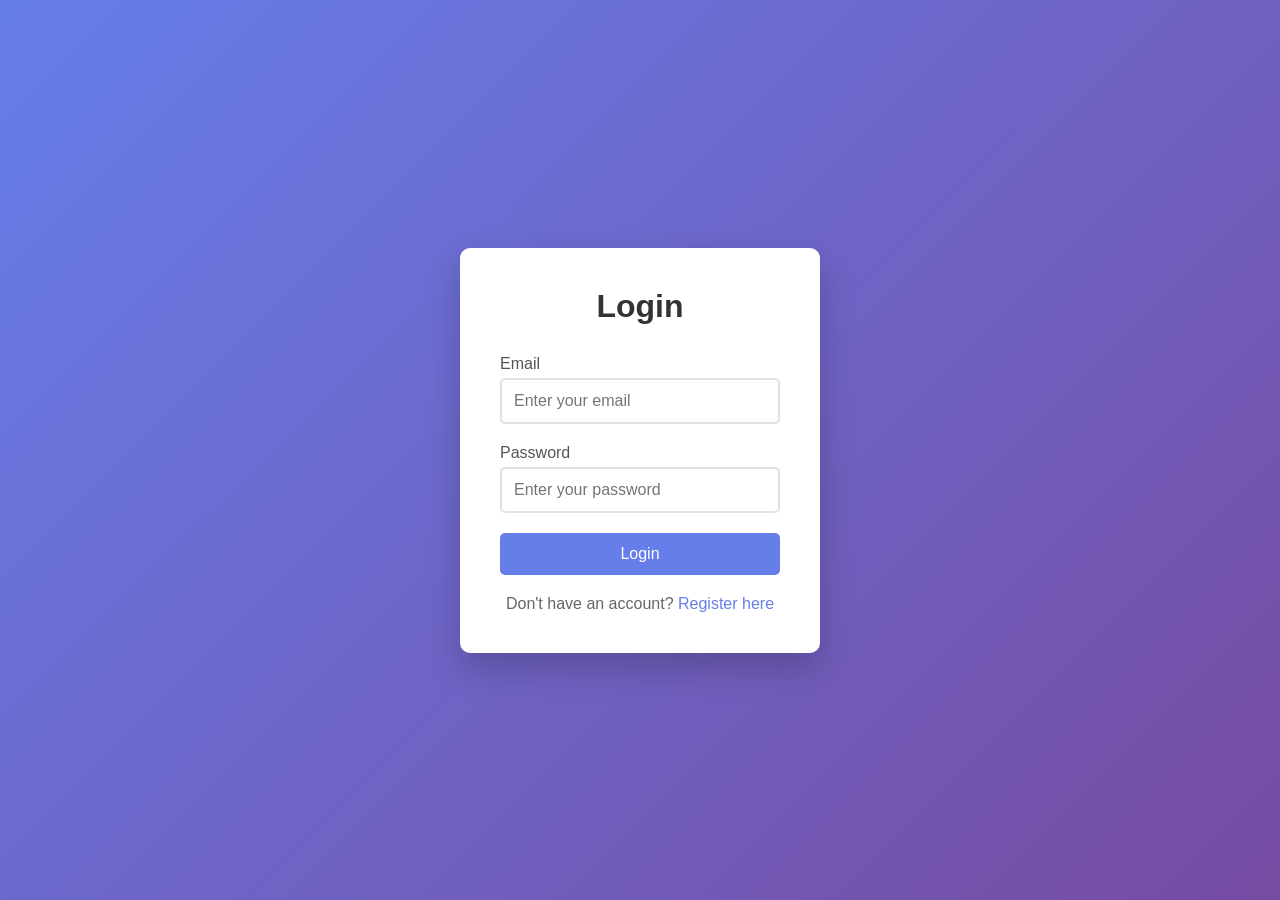
<file: frontend/index.html>
<!DOCTYPE html>
<html lang="en">
<head>
    <meta charset="UTF-8">
    <meta name="viewport" content="width=device-width, initial-scale=1.0">
    <title>Login - Flask Auth</title>
    <link rel="stylesheet" href="css/style.css">
</head>
<body>
    <div class="container">
        <div class="form-box">
            <h1>Login</h1>
            <form id="loginForm">
                <div class="input-group">
                    <label for="email">Email</label>
                    <input type="email" id="email" required placeholder="Enter your email">
                </div>
                <div class="input-group">
                    <label for="password">Password</label>
                    <input type="password" id="password" required placeholder="Enter your password">
                </div>
                <button type="submit" class="btn">Login</button>
            </form>
            <p class="link">Don't have an account? <a href="register.html">Register here</a></p>
            <div id="message"></div>
        </div>
    </div>
    <script src="js/api.js"></script>
    <script src="js/auth.js"></script>
</body>
</html>
</file>
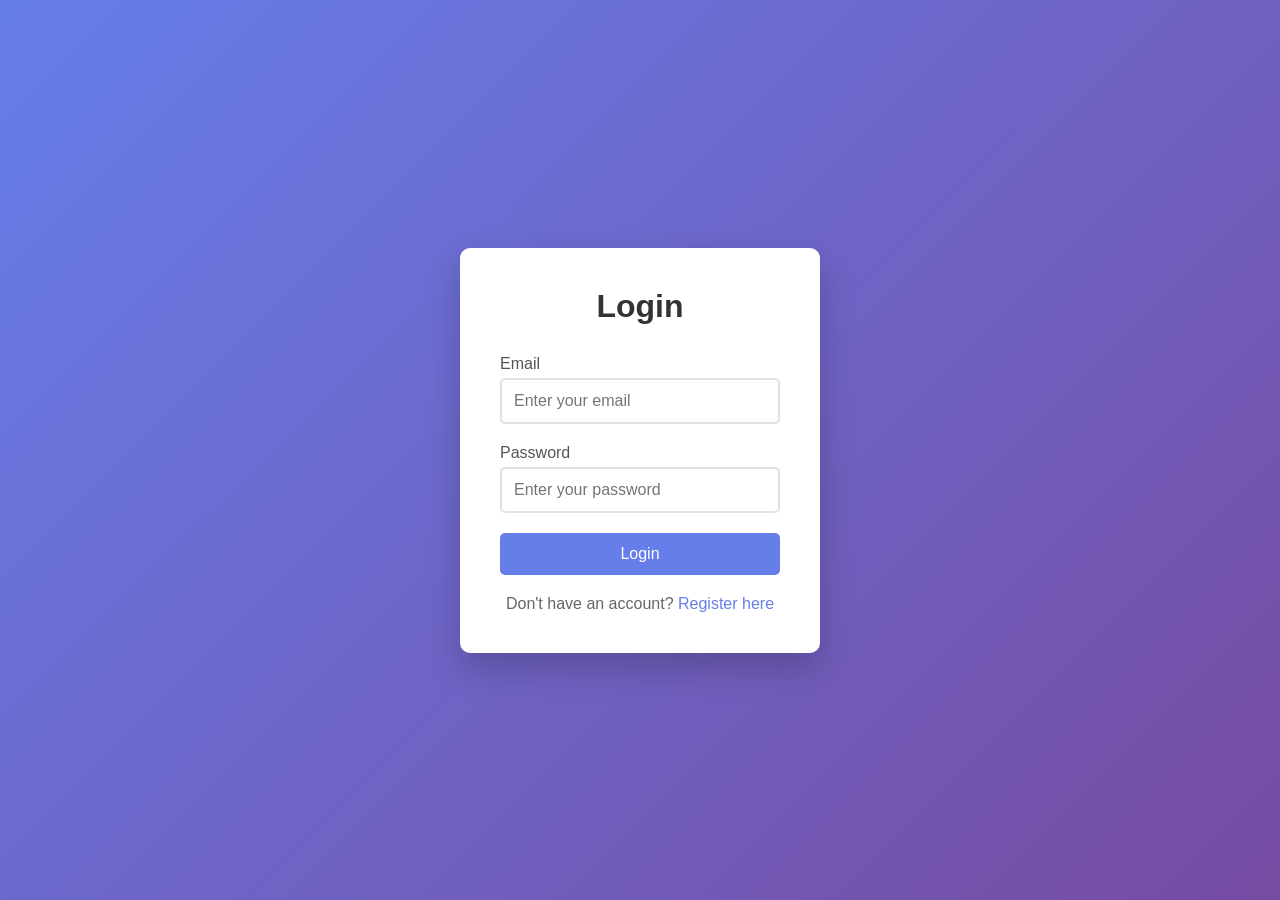
<file: frontend/dashboard.html>
<!DOCTYPE html>
<html lang="en">
<head>
    <meta charset="UTF-8">
    <meta name="viewport" content="width=device-width, initial-scale=1.0">
    <title>Dashboard - Flask Auth</title>
    <link rel="stylesheet" href="css/style.css">
</head>
<body>
    <div class="container">
        <div class="dashboard-box">
            <h1>Welcome, <span id="userName">User</span>!</h1>
            <div class="profile-info">
                <h2>Your Profile</h2>
                <p><strong>Username:</strong> <span id="profileUsername"></span></p>
                <p><strong>Email:</strong> <span id="profileEmail"></span></p>
                <p><strong>Full Name:</strong> <span id="profileFullName"></span></p>
                <p><strong>Account Created:</strong> <span id="profileCreated"></span></p>
            </div>

            <div id="message"></div>

            <div class="actions">
                <button id="toggleEditProfile" class="btn btn-action">Edit Profile</button>
                <button id="toggleChangePassword" class="btn btn-action">Change Password</button>
            </div>

            <div id="editProfileSection" class="form-section" style="display: none;">
                <h2>Edit Profile</h2>
                <form id="editProfileForm">
                    <div class="input-group">
                        <label for="editUsername">Username</label>
                        <input type="text" id="editUsername" required placeholder="Enter username">
                    </div>
                    <div class="input-group">
                        <label for="editFullName">Full Name</label>
                        <input type="text" id="editFullName" placeholder="Enter full name">
                    </div>
                    <button type="submit" class="btn">Save Changes</button>
                    <button type="button" id="cancelEditProfile" class="btn btn-secondary">Cancel</button>
                </form>
            </div>

            <div id="changePasswordSection" class="form-section" style="display: none;">
                <h2>Change Password</h2>
                <form id="changePasswordForm">
                    <div class="input-group">
                        <label for="currentPassword">Current Password</label>
                        <input type="password" id="currentPassword" required placeholder="Enter current password">
                    </div>
                    <div class="input-group">
                        <label for="newPassword">New Password</label>
                        <input type="password" id="newPassword" required placeholder="Enter new password" minlength="6">
                    </div>
                    <div class="input-group">
                        <label for="confirmPassword">Confirm New Password</label>
                        <input type="password" id="confirmPassword" required placeholder="Confirm new password" minlength="6">
                    </div>
                    <button type="submit" class="btn">Update Password</button>
                    <button type="button" id="cancelChangePassword" class="btn btn-secondary">Cancel</button>
                </form>
            </div>

            <button id="logoutBtn" class="btn btn-secondary">Logout</button>
        </div>
    </div>
    <script src="js/api.js"></script>
    <script src="js/auth.js"></script>
</body>
</html>
</file>
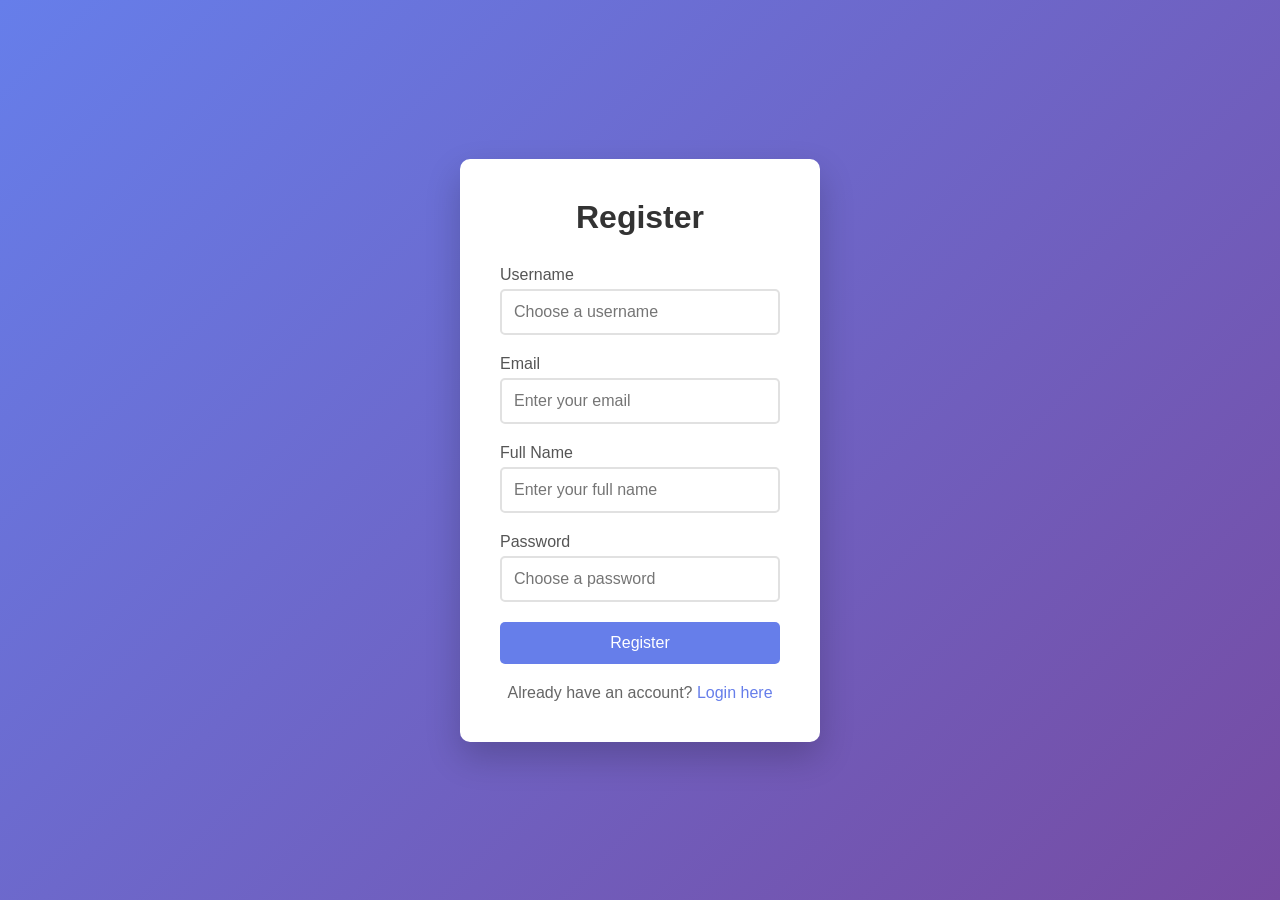
<file: frontend/register.html>
<!DOCTYPE html>
<html lang="en">
<head>
    <meta charset="UTF-8">
    <meta name="viewport" content="width=device-width, initial-scale=1.0">
    <title>Register - Flask Auth</title>
    <link rel="stylesheet" href="css/style.css">
</head>
<body>
    <div class="container">
        <div class="form-box">
            <h1>Register</h1>
            <form id="registerForm">
                <div class="input-group">
                    <label for="username">Username</label>
                    <input type="text" id="username" required placeholder="Choose a username">
                </div>
                <div class="input-group">
                    <label for="email">Email</label>
                    <input type="email" id="email" required placeholder="Enter your email">
                </div>
                <div class="input-group">
                    <label for="fullName">Full Name</label>
                    <input type="text" id="fullName" placeholder="Enter your full name">
                </div>
                <div class="input-group">
                    <label for="password">Password</label>
                    <input type="password" id="password" required placeholder="Choose a password">
                </div>
                <button type="submit" class="btn">Register</button>
            </form>
            <p class="link">Already have an account? <a href="index.html">Login here</a></p>
            <div id="message"></div>
        </div>
    </div>
    <script src="js/api.js"></script>
    <script src="js/auth.js"></script>
</body>
</html>
</file>
<file: frontend/css/style.css>
* {
    margin: 0;
    padding: 0;
    box-sizing: border-box;
}

body {
    font-family: 'Segoe UI', Tahoma, Geneva, Verdana, sans-serif;
    background: linear-gradient(135deg, #667eea 0%, #764ba2 100%);
    min-height: 100vh;
    display: flex;
    align-items: center;
    justify-content: center;
}

.container {
    width: 100%;
    max-width: 400px;
    padding: 20px;
}

.form-box, .dashboard-box {
    background: white;
    padding: 40px;
    border-radius: 10px;
    box-shadow: 0 15px 35px rgba(0,0,0,0.2);
}

.dashboard-box {
    max-width: 600px;
    margin: 0 auto;
}

h1 {
    text-align: center;
    color: #333;
    margin-bottom: 30px;
}

h2 {
    color: #555;
    margin-bottom: 15px;
    border-bottom: 2px solid #667eea;
    padding-bottom: 10px;
}

.input-group {
    margin-bottom: 20px;
}

label {
    display: block;
    margin-bottom: 5px;
    color: #555;
    font-weight: 500;
}

input {
    width: 100%;
    padding: 12px;
    border: 2px solid #e1e1e1;
    border-radius: 5px;
    font-size: 16px;
    transition: border-color 0.3s;
}

input:focus {
    outline: none;
    border-color: #667eea;
}

.btn {
    width: 100%;
    padding: 12px;
    background: #667eea;
    color: white;
    border: none;
    border-radius: 5px;
    font-size: 16px;
    cursor: pointer;
    transition: background 0.3s;
}

.btn:hover {
    background: #5568d3;
}

.btn-secondary {
    background: #e74c3c;
    margin-top: 20px;
}

.btn-secondary:hover {
    background: #c0392b;
}

.link {
    text-align: center;
    margin-top: 20px;
    color: #666;
}

.link a {
    color: #667eea;
    text-decoration: none;
}

.link a:hover {
    text-decoration: underline;
}

#message {
    margin-top: 15px;
    padding: 10px;
    border-radius: 5px;
    text-align: center;
    display: none;
}

#message.success {
    background: #d4edda;
    color: #155724;
    display: block;
}

#message.error {
    background: #f8d7da;
    color: #721c24;
    display: block;
}

.profile-info {
    background: #f8f9fa;
    padding: 20px;
    border-radius: 5px;
    margin: 20px 0;
}

.profile-info p {
    margin-bottom: 10px;
    color: #555;
}

.profile-info span {
    color: #333;
    font-weight: 500;
}

.actions {
    display: flex;
    gap: 10px;
    margin: 20px 0;
}

.btn-action {
    background: #764ba2;
    flex: 1;
    margin-top: 0;
}

.btn-action:hover {
    background: #5a357a;
}

.form-section {
    background: #f8f9fa;
    padding: 20px;
    border-radius: 5px;
    margin: 20px 0;
}

.form-section h2 {
    margin-top: 0;
}
</file>
